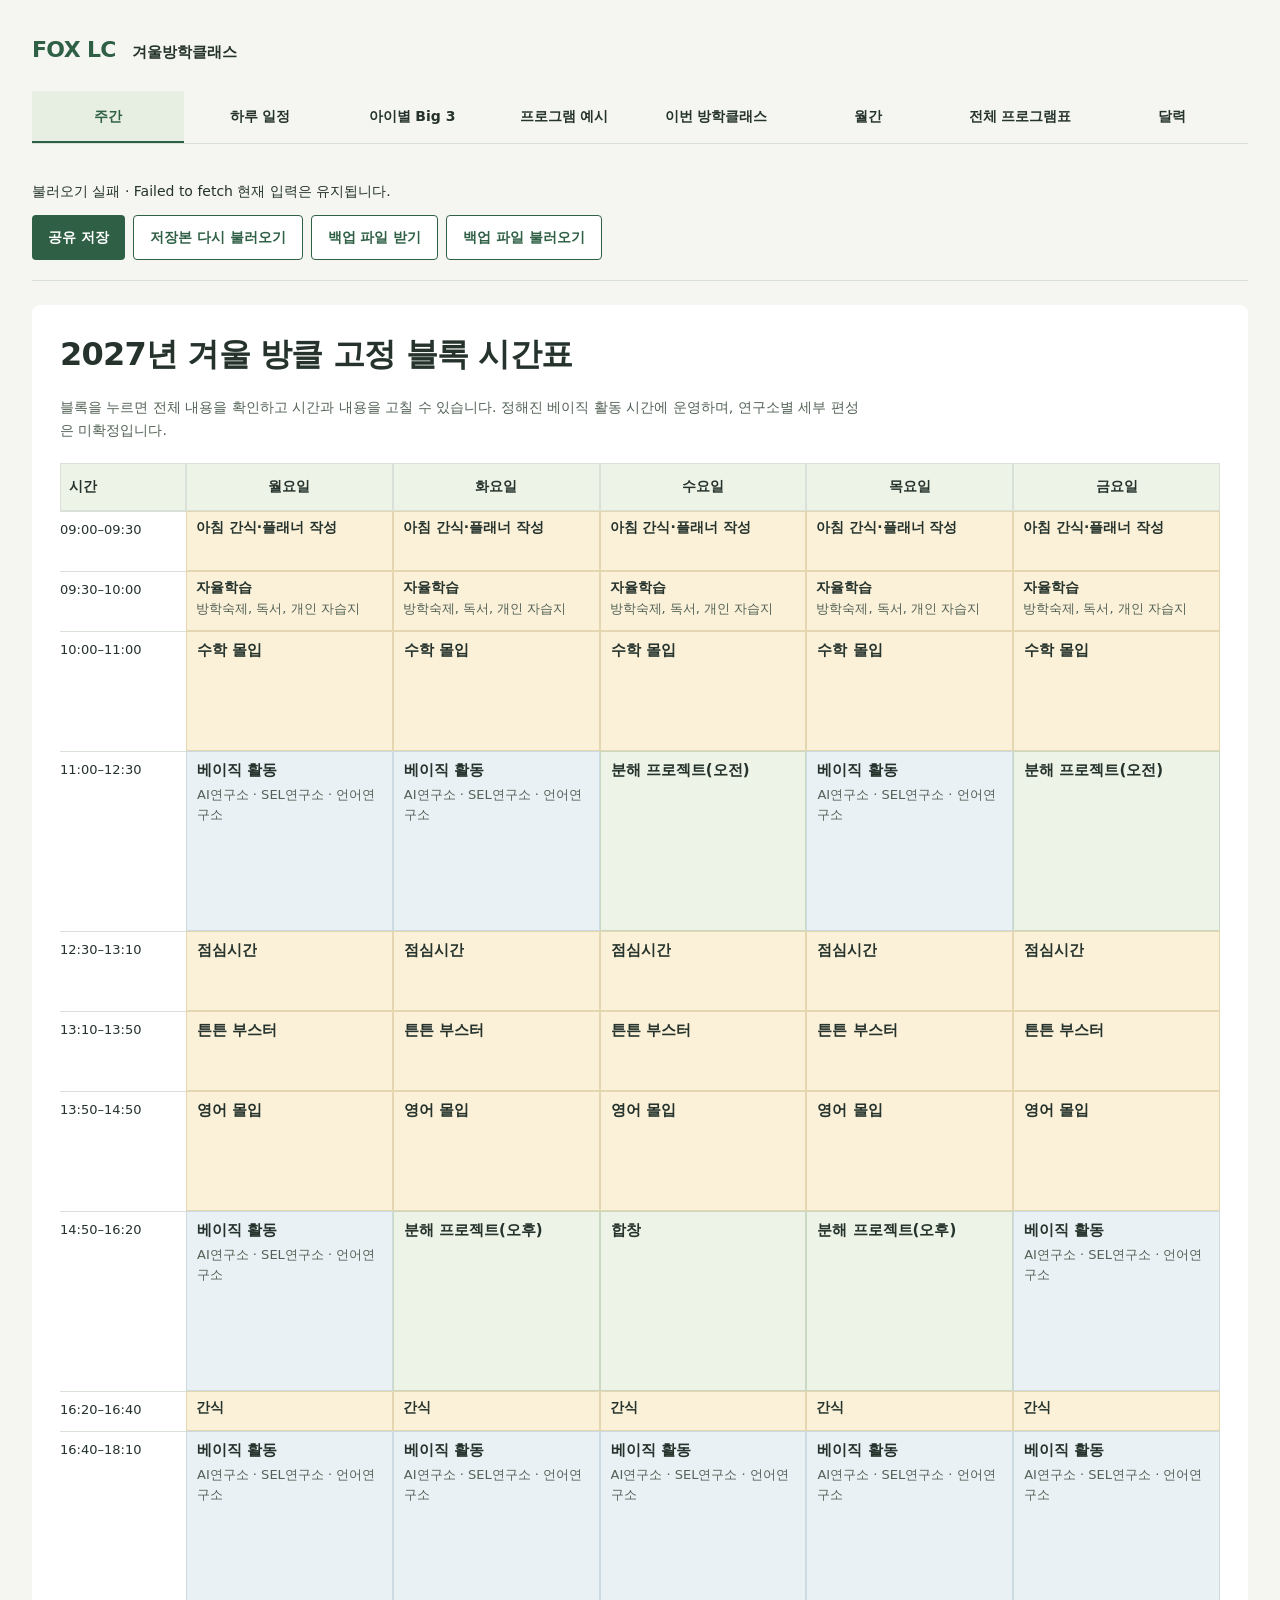
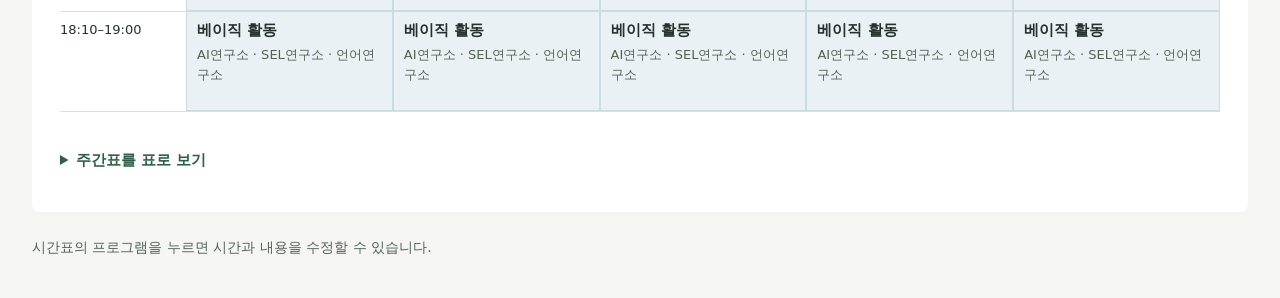
<file: index.html>
<!doctype html>
<html lang="ko"><head><meta charset="utf-8"><meta name="viewport" content="width=device-width,initial-scale=1"><meta name="robots" content="noindex,nofollow"><meta name="theme-color" content="#2f6046"><meta name="description" content="2027년 겨울 방클 고정 블록 시간표. 시간과 활동을 직접 입력하고 하루·주간 일정으로 확인합니다."><title>2027년 겨울 방클 고정 블록 시간표 · FOX LC</title><link rel="icon" href="data:,"><link rel="stylesheet" href="./style.css?v=20261022-design"><link rel="stylesheet" href="./timetable.css?v=20261022-design"><link rel="stylesheet" href="./current-app.css?v=20261022-design"><link rel="stylesheet" href="./personal-timetable.css?v=20261022-design"><script src="./schedule.js?v=20261022-design" defer></script><script src="./timetable.js?v=20261022-design" defer></script><script src="./timetable-ui.js?v=20261022-design" defer></script><script src="./personal-timetable.js?v=20261022-design" defer></script><script src="./current-app.js?v=20261022-design" defer></script><script src="./shared-save.js" defer></script></head><body><a class="skip-link" href="#main">본문으로 바로 가기</a><main id="main"><header class="site-header"><p class="site-brand"><strong>FOX LC</strong><span>겨울방학클래스</span></p></header><nav class="tabs" role="tablist" aria-label="방학클래스 보기"><button type="button" role="tab" id="week-tab" aria-controls="week" aria-selected="true">주간</button>
<button type="button" role="tab" id="day-tab" aria-controls="day" aria-selected="false" tabindex="-1">하루 일정</button>
<button type="button" role="tab" id="builder-tab" aria-controls="builder" aria-selected="false" tabindex="-1">아이별 Big 3</button>
<button type="button" role="tab" id="programs-tab" aria-controls="programs" aria-selected="false" tabindex="-1">프로그램 예시</button>
<button type="button" role="tab" id="intro-tab" aria-controls="intro" aria-selected="false" tabindex="-1">이번 방학클래스</button>
<button type="button" role="tab" id="month-tab" aria-controls="month" aria-selected="false" tabindex="-1">월간</button>
<button type="button" role="tab" id="operations-tab" aria-controls="operations" aria-selected="false" tabindex="-1">전체 프로그램표</button>
<button type="button" role="tab" id="calendar-tab" aria-controls="calendar" aria-selected="false" tabindex="-1">달력</button></nav>
<div id="timetable-savebar" class="current-savebar"><p id="timetable-status" role="status">입력한 시간표를 확인하고 있습니다.</p><div><button type="button" class="primary" id="timetable-save">공유 저장</button><button type="button" class="secondary" id="timetable-reload">저장본 다시 불러오기</button><button type="button" class="secondary" id="timetable-backup">백업 파일 받기</button><button type="button" class="secondary" id="timetable-import">백업 파일 불러오기</button><input id="timetable-file" type="file" accept="application/json,.json" hidden></div></div>
<section id="week" role="tabpanel" aria-labelledby="week-tab"><h1 class="current-heading">2027년 겨울 방클 고정 블록 시간표</h1><div id="timetable-week"></div></section>
<section id="day" role="tabpanel" aria-labelledby="day-tab" hidden><h1 class="current-heading">하루 일정 수정</h1><div id="timetable-day"></div></section>
<section id="builder" role="tabpanel" aria-labelledby="builder-tab" hidden><h1 class="current-heading">아이별 Big 3 · 개인 주간표</h1><div id="personal-timetable"></div></section>
<section id="programs" role="tabpanel" aria-labelledby="programs-tab" hidden><h1 class="current-heading">프로그램 예시</h1><p class="caption">예시를 가져와 시간과 내용을 입력하거나, 새로운 프로그램명을 직접 작성합니다.</p><label class="current-search">프로그램 찾기<input id="program-search" type="search" placeholder="프로그램명 검색"></label><div id="current-program-examples"></div></section>
  <section id="intro" role="tabpanel" aria-labelledby="intro-tab" hidden>
    <div class="intro-hero">
      <h1 lang="en"><span>Together, we are</span> <span>stronger and smarter.</span></h1>
      <p class="intro-lead">함께 생각하고,<br>서로 배우는 겨울방학.</p>
      <p class="intro-description">물건을 분해하며 발견을 나누고, 함께 만들 것을 정합니다.<br class="intro-wide-break"> 영어·수학에서는 서로 설명하고 질문하며 배웁니다.</p>
      <div class="intro-actions"><button type="button" class="primary" data-tab-target="programs-tab">프로그램 살펴보기 <span aria-hidden="true">→</span></button><button type="button" class="secondary" data-tab-target="builder-tab">아이별 주간표 구성</button></div>
    </div>
    <div class="intro-experiences">
      <article class="intro-experience intro-collaboration">
        <div class="intro-experience-heading"><h2>분해 프로젝트</h2><p>발견에서<br> 공동의 이야기로</p></div>
        <div class="intro-experience-body"><p>물건을 살펴보고 분해하며 각자 발견한 것을 나눕니다. 함께 만들 것을 정해 새로운 쓰임과 이야기로 이어갑니다.</p><p class="intro-experience-point">무엇을 만들었는지와 함께,<br>어떻게 함께 만들었는지를 나눕니다.</p>
          <ol class="intro-flow" aria-label="분해 프로젝트의 흐름"><li>관찰·발견</li><li>생각 나누기</li><li>함께 선택·제작</li><li>과정·이야기 나누기</li></ol>
        </div>
      </article>
      <article class="intro-experience intro-learning">
        <div class="intro-experience-heading"><h2>매일 몰입</h2><p>내 배움을<br> 서로의 배움으로</p></div>
        <div class="intro-experience-body"><p>스스로 공부한 내용을 서로 설명하고 질문합니다. 친구의 생각을 듣고 내 풀이와 설명을 다시 다듬습니다.</p><p class="intro-experience-point">내가 아는 것을 설명하고,<br>친구의 생각에서 다시 배웁니다.</p>
          <ol class="intro-flow" aria-label="매일 몰입의 흐름"><li>스스로 공부</li><li>서로 설명·질문</li><li>생각 다듬어 공유</li></ol>
        </div>
      </article>
    </div>
    <div class="intro-continuity"><h2>이어가는 배움,<br> 함께 넓히는 경험</h2><p>AI연구소·SEL연구소·언어연구소의 베이직은 시간표에 편성된 타임에 이어갑니다. 함께 발견하고, 설명하고, 만들어 가는 경험을 한 주 안에 연결합니다.</p></div>
  </section>

<section id="month" role="tabpanel" aria-labelledby="month-tab" hidden><h1 class="current-heading">월간 활동</h1><p class="caption">날짜별 시간표는 달력에서 확인합니다. 아래 활동 흐름은 프로그램을 이어가는 예시입니다.</p><h2>SEL 활동 흐름 예시</h2><div class="project-steps" id="current-project-steps"></div><h2>특별 프로그램</h2><p class="caption">날짜가 정해지지 않은 프로그램은 미정으로 표시합니다.</p><div id="current-special-programs" class="month-events"></div></section>
<section id="operations" role="tabpanel" aria-labelledby="operations-tab" hidden><h1 class="current-heading">전체 프로그램표</h1><p class="caption">현재 시간표에 입력된 프로그램과 요일·시간·내용입니다. 베이직은 AI연구소·SEL연구소·언어연구소로 구성하며, 정해진 베이직 활동 시간에 운영합니다. 연구소별 세부 편성은 미확정입니다.</p><div class="current-table-wrap"><table class="current-program-table"><thead><tr><th scope="col">프로그램명</th><th scope="col">요일·시간</th><th scope="col">내용</th><th scope="col">편성 상태</th></tr></thead><tbody id="current-program-rows"></tbody></table></div></section>
<section id="calendar" role="tabpanel" aria-labelledby="calendar-tab" hidden><div class="section-heading"><h1 class="current-heading">월간 달력</h1><label>달 선택<select id="current-calendar-month"><option value="2026-12">2026년 12월</option><option value="2027-01" selected>2027년 1월</option><option value="2027-02">2027년 2월</option></select></label></div><p class="caption">날짜를 선택하면 전체 활동과 시간을 아래에서 확인합니다. 현재 주간표를 요일에 맞춰 보여줍니다. 베이직은 정해진 베이직 활동 시간에 운영하며, 연구소별 세부 편성은 미확정입니다. 실제 운영일·특별 프로그램 날짜는 별도 확인이 필요합니다.</p><div id="current-calendar"></div><div id="current-calendar-detail"></div><h2>날짜 미정인 특별 프로그램</h2><div id="current-calendar-pending" class="program-list"></div></section>
<footer>시간표의 프로그램을 누르면 시간과 내용을 수정할 수 있습니다.</footer></main></body></html>
</file>
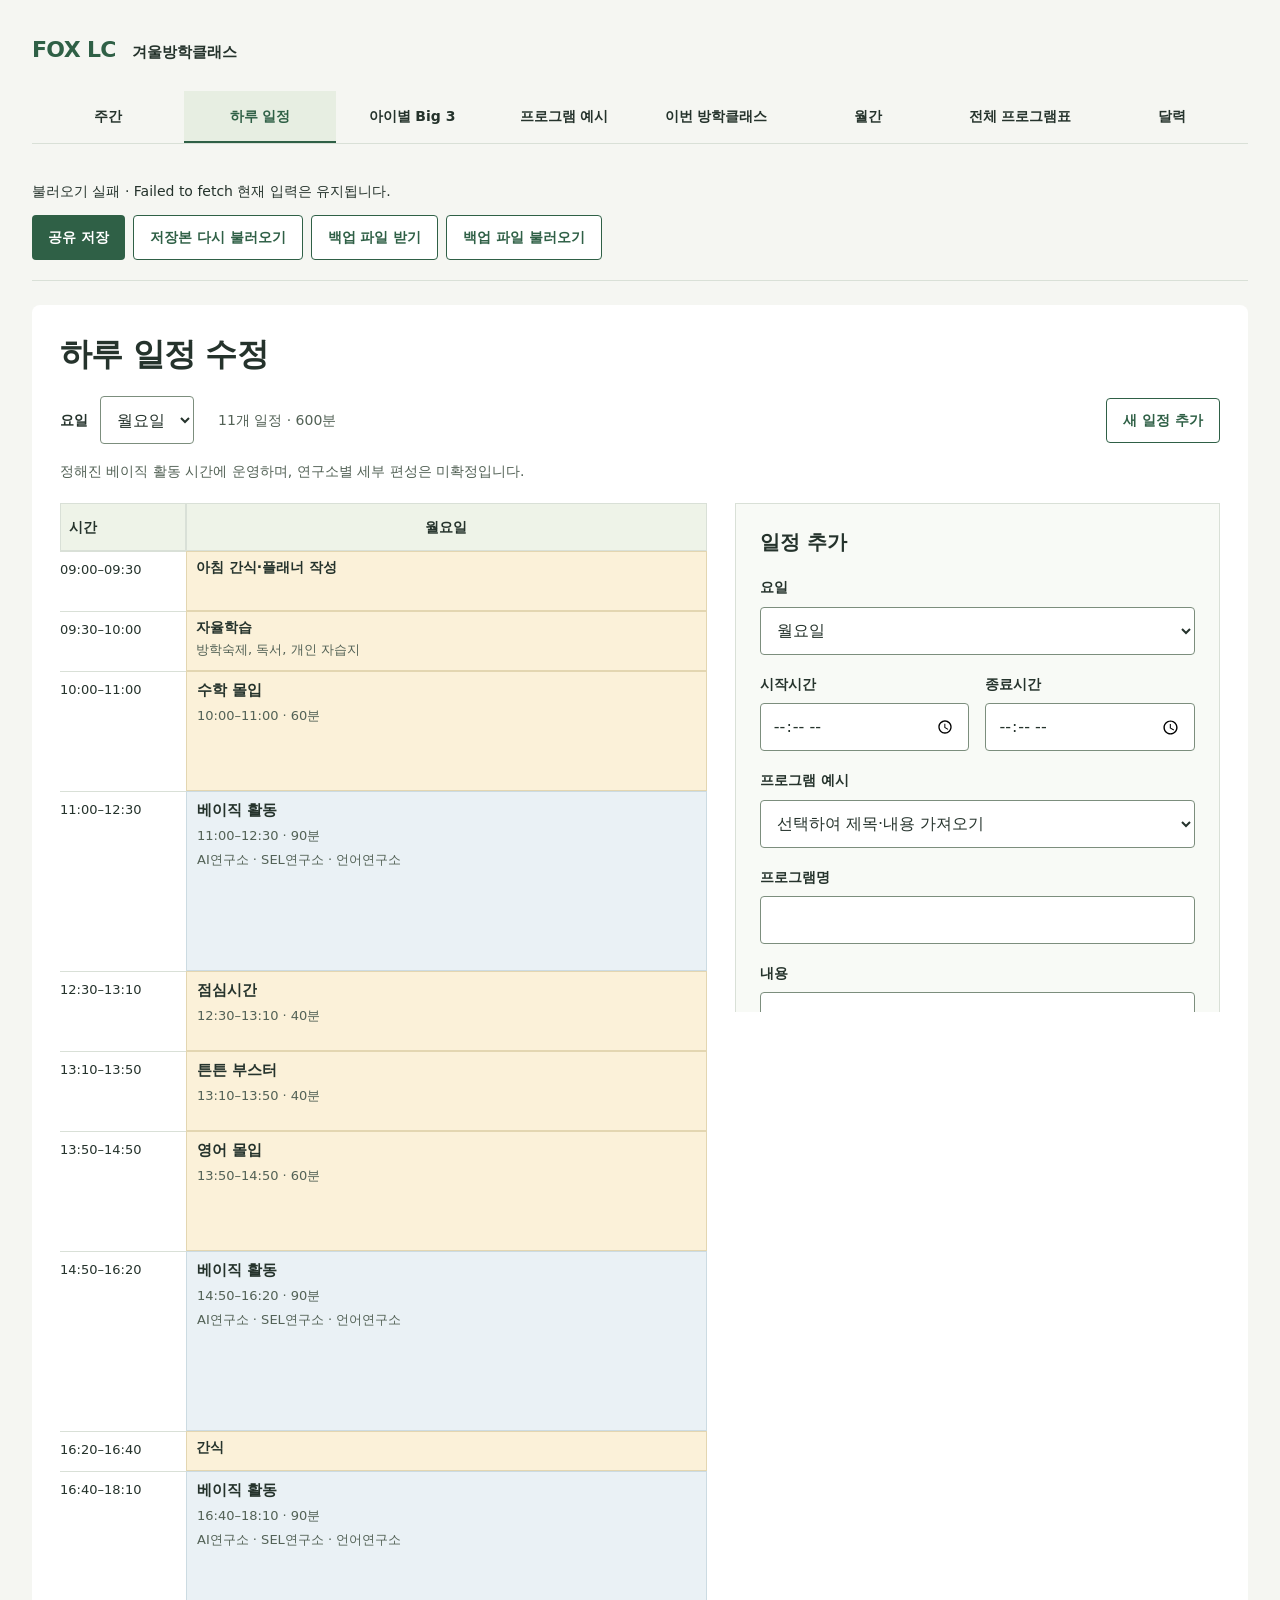
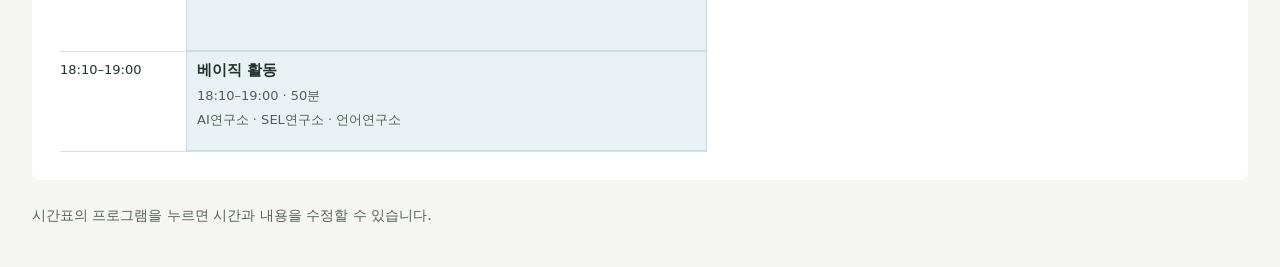
<file: daily.html>
<!doctype html>
<html lang="ko"><head><meta charset="utf-8"><meta name="viewport" content="width=device-width,initial-scale=1"><meta name="robots" content="noindex,nofollow"><meta name="theme-color" content="#2f6046"><meta name="description" content="2027년 겨울 방클 고정 블록 시간표. 시간과 활동을 직접 입력하고 하루·주간 일정으로 확인합니다."><title>2027년 겨울 방클 고정 블록 시간표 · FOX LC</title><link rel="icon" href="data:,"><link rel="stylesheet" href="./style.css?v=20261022-design"><link rel="stylesheet" href="./timetable.css?v=20261022-design"><link rel="stylesheet" href="./current-app.css?v=20261022-design"><link rel="stylesheet" href="./personal-timetable.css?v=20261022-design"><script src="./schedule.js?v=20261022-design" defer></script><script src="./timetable.js?v=20261022-design" defer></script><script src="./timetable-ui.js?v=20261022-design" defer></script><script src="./personal-timetable.js?v=20261022-design" defer></script><script src="./current-app.js?v=20261022-design" defer></script><script src="./shared-save.js" defer></script></head><body data-default-tab="day"><a class="skip-link" href="#main">본문으로 바로 가기</a><main id="main"><header class="site-header"><p class="site-brand"><strong>FOX LC</strong><span>겨울방학클래스</span></p></header><nav class="tabs" role="tablist" aria-label="방학클래스 보기"><button type="button" role="tab" id="week-tab" aria-controls="week" aria-selected="true">주간</button>
<button type="button" role="tab" id="day-tab" aria-controls="day" aria-selected="false" tabindex="-1">하루 일정</button>
<button type="button" role="tab" id="builder-tab" aria-controls="builder" aria-selected="false" tabindex="-1">아이별 Big 3</button>
<button type="button" role="tab" id="programs-tab" aria-controls="programs" aria-selected="false" tabindex="-1">프로그램 예시</button>
<button type="button" role="tab" id="intro-tab" aria-controls="intro" aria-selected="false" tabindex="-1">이번 방학클래스</button>
<button type="button" role="tab" id="month-tab" aria-controls="month" aria-selected="false" tabindex="-1">월간</button>
<button type="button" role="tab" id="operations-tab" aria-controls="operations" aria-selected="false" tabindex="-1">전체 프로그램표</button>
<button type="button" role="tab" id="calendar-tab" aria-controls="calendar" aria-selected="false" tabindex="-1">달력</button></nav>
<div id="timetable-savebar" class="current-savebar"><p id="timetable-status" role="status">입력한 시간표를 확인하고 있습니다.</p><div><button type="button" class="primary" id="timetable-save">공유 저장</button><button type="button" class="secondary" id="timetable-reload">저장본 다시 불러오기</button><button type="button" class="secondary" id="timetable-backup">백업 파일 받기</button><button type="button" class="secondary" id="timetable-import">백업 파일 불러오기</button><input id="timetable-file" type="file" accept="application/json,.json" hidden></div></div>
<section id="week" role="tabpanel" aria-labelledby="week-tab"><h1 class="current-heading">2027년 겨울 방클 고정 블록 시간표</h1><div id="timetable-week"></div></section>
<section id="day" role="tabpanel" aria-labelledby="day-tab" hidden><h1 class="current-heading">하루 일정 수정</h1><div id="timetable-day"></div></section>
<section id="builder" role="tabpanel" aria-labelledby="builder-tab" hidden><h1 class="current-heading">아이별 Big 3 · 개인 주간표</h1><div id="personal-timetable"></div></section>
<section id="programs" role="tabpanel" aria-labelledby="programs-tab" hidden><h1 class="current-heading">프로그램 예시</h1><p class="caption">예시를 가져와 시간과 내용을 입력하거나, 새로운 프로그램명을 직접 작성합니다.</p><label class="current-search">프로그램 찾기<input id="program-search" type="search" placeholder="프로그램명 검색"></label><div id="current-program-examples"></div></section>
  <section id="intro" role="tabpanel" aria-labelledby="intro-tab" hidden>
    <div class="intro-hero">
      <h1 lang="en"><span>Together, we are</span> <span>stronger and smarter.</span></h1>
      <p class="intro-lead">함께 생각하고,<br>서로 배우는 겨울방학.</p>
      <p class="intro-description">물건을 분해하며 발견을 나누고, 함께 만들 것을 정합니다.<br class="intro-wide-break"> 영어·수학에서는 서로 설명하고 질문하며 배웁니다.</p>
      <div class="intro-actions"><button type="button" class="primary" data-tab-target="programs-tab">프로그램 살펴보기 <span aria-hidden="true">→</span></button><button type="button" class="secondary" data-tab-target="builder-tab">아이별 주간표 구성</button></div>
    </div>
    <div class="intro-experiences">
      <article class="intro-experience intro-collaboration">
        <div class="intro-experience-heading"><h2>분해 프로젝트</h2><p>발견에서<br> 공동의 이야기로</p></div>
        <div class="intro-experience-body"><p>물건을 살펴보고 분해하며 각자 발견한 것을 나눕니다. 함께 만들 것을 정해 새로운 쓰임과 이야기로 이어갑니다.</p><p class="intro-experience-point">무엇을 만들었는지와 함께,<br>어떻게 함께 만들었는지를 나눕니다.</p>
          <ol class="intro-flow" aria-label="분해 프로젝트의 흐름"><li>관찰·발견</li><li>생각 나누기</li><li>함께 선택·제작</li><li>과정·이야기 나누기</li></ol>
        </div>
      </article>
      <article class="intro-experience intro-learning">
        <div class="intro-experience-heading"><h2>매일 몰입</h2><p>내 배움을<br> 서로의 배움으로</p></div>
        <div class="intro-experience-body"><p>스스로 공부한 내용을 서로 설명하고 질문합니다. 친구의 생각을 듣고 내 풀이와 설명을 다시 다듬습니다.</p><p class="intro-experience-point">내가 아는 것을 설명하고,<br>친구의 생각에서 다시 배웁니다.</p>
          <ol class="intro-flow" aria-label="매일 몰입의 흐름"><li>스스로 공부</li><li>서로 설명·질문</li><li>생각 다듬어 공유</li></ol>
        </div>
      </article>
    </div>
    <div class="intro-continuity"><h2>이어가는 배움,<br> 함께 넓히는 경험</h2><p>AI연구소·SEL연구소·언어연구소의 베이직은 시간표에 편성된 타임에 이어갑니다. 함께 발견하고, 설명하고, 만들어 가는 경험을 한 주 안에 연결합니다.</p></div>
  </section>

<section id="month" role="tabpanel" aria-labelledby="month-tab" hidden><h1 class="current-heading">월간 활동</h1><p class="caption">날짜별 시간표는 달력에서 확인합니다. 아래 활동 흐름은 프로그램을 이어가는 예시입니다.</p><h2>SEL 활동 흐름 예시</h2><div class="project-steps" id="current-project-steps"></div><h2>특별 프로그램</h2><p class="caption">날짜가 정해지지 않은 프로그램은 미정으로 표시합니다.</p><div id="current-special-programs" class="month-events"></div></section>
<section id="operations" role="tabpanel" aria-labelledby="operations-tab" hidden><h1 class="current-heading">전체 프로그램표</h1><p class="caption">현재 시간표에 입력된 프로그램과 요일·시간·내용입니다. 베이직은 AI연구소·SEL연구소·언어연구소로 구성하며, 정해진 베이직 활동 시간에 운영합니다. 연구소별 세부 편성은 미확정입니다.</p><div class="current-table-wrap"><table class="current-program-table"><thead><tr><th scope="col">프로그램명</th><th scope="col">요일·시간</th><th scope="col">내용</th><th scope="col">편성 상태</th></tr></thead><tbody id="current-program-rows"></tbody></table></div></section>
<section id="calendar" role="tabpanel" aria-labelledby="calendar-tab" hidden><div class="section-heading"><h1 class="current-heading">월간 달력</h1><label>달 선택<select id="current-calendar-month"><option value="2026-12">2026년 12월</option><option value="2027-01" selected>2027년 1월</option><option value="2027-02">2027년 2월</option></select></label></div><p class="caption">날짜를 선택하면 전체 활동과 시간을 아래에서 확인합니다. 현재 주간표를 요일에 맞춰 보여줍니다. 베이직은 정해진 베이직 활동 시간에 운영하며, 연구소별 세부 편성은 미확정입니다. 실제 운영일·특별 프로그램 날짜는 별도 확인이 필요합니다.</p><div id="current-calendar"></div><div id="current-calendar-detail"></div><h2>날짜 미정인 특별 프로그램</h2><div id="current-calendar-pending" class="program-list"></div></section>
<footer>시간표의 프로그램을 누르면 시간과 내용을 수정할 수 있습니다.</footer></main></body></html>
</file>
<file: style.css>
:root{color-scheme:light;--ink:#25332c;--muted:#536256;--line:#d9e0d7;--green:#2f6046;--paper:#f5f6f2;--focus:#fbf1d9;--common:#eef4f7;font-family:"Apple SD Gothic Neo","Noto Sans KR","Malgun Gothic",system-ui,sans-serif;font-size:15px;line-height:1.65;color:var(--ink);background:var(--paper);accent-color:var(--green)}
*{box-sizing:border-box}body{margin:0;padding:32px}main{max-width:1100px;margin:auto}[hidden]{display:none!important}button,select,input{font:inherit;color:inherit}button,select,label.choice{cursor:pointer}button{transition:background-color 120ms ease;touch-action:manipulation}h1,h2,h3,p{margin:0}h1{font-size:30px;line-height:1.3;letter-spacing:-.025em;margin:4px 0 9px}h2,legend{font-size:20px;font-weight:650;line-height:1.45;letter-spacing:-.02em}h2{margin:32px 0 12px}h3{font-size:15px;font-weight:650}small,.text-small,.caption{font-size:13px;line-height:1.6}small{display:block;color:var(--muted)}:focus-visible{outline:3px solid #3e7854;outline-offset:3px}header{display:flex;justify-content:space-between;align-items:flex-start;gap:16px;margin-bottom:26px}header p{color:var(--muted)}.eyebrow{font-size:12px;letter-spacing:.13em;font-weight:700}.status{white-space:nowrap;font-size:12px;border:1px solid #a6b6a1;padding:5px 10px;border-radius:4px;margin-top:20px}.tabs{display:flex;gap:4px;border-bottom:1px solid var(--line)}.tabs button{border:0;border-bottom:2px solid transparent;background:none;padding:13px 24px;min-height:48px;font-weight:600}.tabs [aria-selected=true]{background:#e7eee2;border-bottom-color:var(--green);color:var(--green)}.chosen{display:flex;justify-content:space-between;align-items:center;gap:16px;padding:18px 20px;margin:20px 0;background:#eaf0e5;border-radius:6px}.chosen .text-small{display:block;color:var(--muted);margin-bottom:3px}output{display:block;font-weight:650}.primary{background:var(--green);color:white;border:0;border-radius:4px;min-height:44px;padding:10px 16px;white-space:nowrap;font-weight:600}section{padding:26px;background:#fff;border-radius:8px}section>h2:first-child{margin-top:0}.recommendation{padding-bottom:20px;border-bottom:1px solid var(--line);font-size:14px}.recommendation strong{display:inline-block;color:var(--green);margin-right:12px}fieldset{padding:0;margin:26px 0 0;border:0;min-width:0}legend{padding:0}.caption{color:var(--muted);margin:8px 0 16px;max-width:85ch}.choices{display:grid;grid-template-columns:repeat(3,minmax(0,1fr));gap:10px}.choice{display:flex;align-items:flex-start;gap:10px;min-height:86px;padding:15px 13px;border:1px solid var(--line);border-radius:5px}.choice input{width:17px;height:17px;margin:4px 0 0;flex-shrink:0}.choice strong{font-weight:600;line-height:1.5;display:block}.choice small{margin-top:4px}.choice:has(input:checked){background:#edf3e7;border-color:#6b885e}.focus-choices .choice:has(input:checked){background:var(--focus);border-color:#b18b39}.program-list{display:grid;grid-template-columns:repeat(2,minmax(0,1fr));column-gap:24px}.program-item{padding:15px 0;border-bottom:1px solid #e5e9e2;text-align:left;min-width:0}.program-item p,.program-item span{font-size:13px;color:var(--muted);margin-top:3px;display:block}.event{font:inherit;background:none;border:0;border-bottom:1px solid #e5e9e2;width:100%}.event strong{font-weight:650}.event small{font-size:12px;color:#496443;margin-top:6px}.info-list{display:grid;grid-template-columns:repeat(3,minmax(0,1fr));gap:22px}.info-list>div{border-top:2px solid var(--line);padding-top:12px}.info-list p{font-size:13px;color:var(--muted);margin-top:5px}.section-heading{display:flex;align-items:center;justify-content:space-between;gap:16px}.section-heading h2{margin:0}.day-picker{font-size:13px;white-space:nowrap;display:flex;align-items:center;gap:8px}select{min-height:44px;border:1px solid #abb9a8;background:white;border-radius:4px;padding:7px 25px 7px 10px}.daily,.weekly{width:100%;border-collapse:collapse;table-layout:fixed}.daily th,.daily td,.weekly th,.weekly td{border-bottom:1px solid #e1e7de;padding:15px 12px;text-align:left;vertical-align:top;overflow-wrap:anywhere}.daily thead th,.weekly thead th{font-size:13px;color:var(--muted);font-weight:600}.daily tbody th,.weekly tbody th{font-size:13px;font-weight:500;font-variant-numeric:tabular-nums;background:white}.daily th:first-child{width:150px}.daily tbody td{font-weight:600;font-size:16px}.daily td small{font-weight:400;margin-top:3px}.common{background:var(--common)}.focus{background:var(--focus)}.daily .selected{background:#edf3e7;box-shadow:inset 3px 0 #6b885e}.table-scroll{overflow-x:auto;overscroll-behavior-inline:contain;-webkit-overflow-scrolling:touch}.weekly{min-width:800px;font-size:14px}.weekly th:first-child{width:94px}.activity{padding:10px;background:#f0f4ec;line-height:1.6}.activity.selected{outline:1px solid #6b885e;outline-offset:-1px}.or{display:block;font-size:12px;color:var(--muted);text-align:center;padding:3px}.weekly small{margin-top:3px}.mobile-hint{display:none;font-size:13px;color:var(--muted);margin-bottom:10px}.periods{display:grid;grid-template-columns:repeat(3,minmax(0,1fr));gap:22px;margin:20px 0}.periods>div{border-top:2px solid var(--green);padding-top:12px}.periods h3{font-size:20px;margin-bottom:4px}.periods p{font-size:14px}.periods span{color:var(--muted);display:block;margin-top:5px}.month-events article{display:flex;justify-content:space-between;align-items:flex-start;gap:15px;padding:17px 0;border-bottom:1px solid #e5e9e2;scroll-margin:24px}.month-events p{font-size:13px;color:var(--muted);margin-top:3px}.event-date{white-space:nowrap;font-size:12px;color:#496443;padding-top:2px}footer{font-size:12px;color:var(--muted);margin:20px 0}.skip-link{position:absolute;top:8px;left:16px;padding:8px 12px;background:var(--ink);color:white;transform:translateY(-150%)}.skip-link:focus{transform:none}.sr-only{position:absolute;width:1px;height:1px;padding:0;margin:-1px;overflow:hidden;clip:rect(0,0,0,0);white-space:nowrap;border:0}
.plain-link{display:inline-block;color:var(--green);font-size:13px;min-height:44px;padding:8px 0}
.text-button{display:inline-block;min-height:44px;border:0;background:none;color:var(--green);padding:8px 0;font-size:13px}.operation-types{display:grid;grid-template-columns:repeat(4,minmax(0,1fr));gap:10px;margin:20px 0}.operation-types>div{padding:15px;border-top:3px solid #b18b39}.operation-types strong{display:block;font-size:14px}.operation-types span{display:block;font-size:12px;margin-top:5px;color:var(--muted)}.fixed-time{background:#fbf1d9!important}.class-time{background:#edf3e7!important}.open-time{background:#eef4f7!important}.special-time{background:#f9e8df!important}.rest-time{background:#f4eef8}.operation-types .class-time{border-color:#6b885e}.operation-types .open-time{border-color:#7297ab}.operation-types .special-time{border-color:#b87b5b}.block-key{display:flex;flex-wrap:wrap;gap:7px;margin:15px 0}.block-key span{font-size:12px;padding:5px 9px}.operations-table,.duty-table,.program-roster{width:100%;border-collapse:collapse;table-layout:fixed;font-size:13px}.operations-table{min-width:0}.duty-table{min-width:740px}.program-roster{min-width:800px}.operations-table th,.operations-table td,.duty-table th,.duty-table td,.program-roster th,.program-roster td{padding:13px 11px;text-align:left;vertical-align:top;border-bottom:1px solid var(--line);overflow-wrap:anywhere}.operations-table thead th,.duty-table thead th,.program-roster thead th{font-weight:650;color:var(--muted);background:white}.operations-table th:first-child{width:100px}.operations-table tbody th,.duty-table tbody th,.program-roster tbody th{font-weight:600;background:white}.operations-table small,.duty-table small{font-size:12px;margin-top:5px}.duty-table th:first-child{width:70px}.program-roster th:nth-child(1){width:105px}.program-roster th:nth-child(2){width:240px}.staff-conflict{display:block;padding:5px 7px;margin-top:6px;background:#f8dfd9;color:#8b3327;font-weight:650}#roster-heading{scroll-margin:20px}
.staff-teams{display:grid;grid-template-columns:repeat(3,minmax(0,1fr));gap:10px;margin:16px 0}.staff-teams>div{border-top:2px solid var(--line);padding:12px 0}.staff-teams strong,.staff-teams span{display:block}.staff-teams strong{font-size:13px}.staff-teams span{font-size:13px;color:var(--muted);margin-top:4px}@media(max-width:700px){.staff-teams{grid-template-columns:1fr 1fr}}
@media(max-width:700px){.operation-types{grid-template-columns:1fr 1fr;gap:7px}.operation-types>div{padding:12px 10px}.operation-types strong{font-size:13px}.operation-types span{font-size:12px}}
.calendar-controls{display:flex;align-items:center;gap:6px}.calendar-controls button{width:44px;min-height:44px;background:white;border:1px solid var(--line);border-radius:4px;font-size:22px}.calendar-controls button:disabled{opacity:.35;cursor:default}.calendar-themes{display:grid;grid-template-columns:repeat(5,minmax(0,1fr));gap:8px;margin:18px 0}.calendar-themes>div{padding:12px;background:#edf3e7;border-top:3px solid #6b885e}.calendar-themes small{font-weight:700}.calendar-themes strong{display:block;font-size:14px}.calendar-themes span{display:block;font-size:12px;color:var(--muted);margin-top:4px}.calendar-themes .ai{background:#e8f0fa;border-color:#6687ad}.calendar-themes .dis{background:#fbf1d9;border-color:#b18b39}.calendar-focus{padding:10px 14px;background:var(--focus);font-size:13px;margin:12px 0 18px}.calendar-table{width:100%;border-collapse:collapse;table-layout:fixed}.calendar-table th{font-size:13px;font-weight:600;padding:10px 0;text-align:center;border-bottom:1px solid var(--line)}.calendar-table td{padding:0;border:1px solid #e3e8df;vertical-align:top}.calendar-day{display:flex;flex-direction:column;gap:8px;width:100%;min-height:115px;padding:10px;border:0;background:white;text-align:left;border-radius:0;overflow-wrap:anywhere}.calendar-number{font-size:14px;font-weight:600;font-variant-numeric:tabular-nums}.calendar-day.ai{background:#f2f6fc}.calendar-day.dis{background:#fffbef}.calendar-day[aria-pressed=true]{outline:2px solid var(--green);outline-offset:-2px}.calendar-label{font-size:12px;line-height:1.5;color:#3e6040}.ai .calendar-label{color:#355c89}.dis .calendar-label{color:#7c5a12}.calendar-special{display:block;padding:4px 6px;background:#f9e8df;color:#7b4328;font-size:12px;font-weight:600}.theme-short{display:none}.calendar-holiday{font-size:12px;color:#a14a45}.calendar-day.holiday{background:#fff6f3}.sunday .calendar-number,.holiday .calendar-number,.calendar-table th:first-child{color:#a14a45}.saturday .calendar-number,.calendar-table th:last-child{color:#456f9d}.calendar-empty{background:#f7f8f4}.calendar-detail{margin:18px 0;padding:18px;background:#f3f6ef;border-left:0}.calendar-detail h3{margin-bottom:8px}.calendar-detail>p{font-size:13px}.calendar-theme-name{color:var(--green)}.calendar-day-programs{display:grid;grid-template-columns:repeat(3,minmax(0,1fr));gap:20px;margin-top:14px;font-size:13px}.calendar-day-programs small{margin-bottom:4px}.calendar-pending{display:flex;flex-wrap:wrap;gap:8px}.calendar-pending button{min-height:44px;border:1px solid var(--line);background:white;border-radius:4px;font-size:13px;padding:8px 12px}.calendar-holidays{margin-top:24px}.week-themes td{background:#f4f7ef;font-size:13px}.week-themes strong{font-weight:650}
@media(max-width:700px){.calendar-themes{grid-template-columns:1fr;gap:0}.calendar-themes>div{display:grid;grid-template-columns:22px 1fr;gap:4px 8px;padding:8px 10px;border-top:0;border-left:0}.calendar-themes span{display:none}.calendar-themes strong{font-size:13px}.calendar-themes small{align-self:center}.calendar-themes .ai{border-left-color:#6687ad}.calendar-themes .dis{border-left-color:#b18b39}.calendar-controls{gap:3px}.calendar-controls select{font-size:13px;padding:7px 5px}.calendar-controls button{width:32px}.calendar-day{min-height:83px;padding:7px 3px;gap:8px;text-align:center;align-items:center}.calendar-number{font-size:13px}.theme-long{display:none}.theme-short{display:inline}.calendar-label{font-size:10px;word-break:keep-all}.calendar-holiday{font-size:9px;word-break:keep-all}.calendar-special{font-size:9px;padding:3px 2px;line-height:1.5}.calendar-day-programs{grid-template-columns:1fr;gap:12px}.calendar-detail{padding:15px 12px}.calendar-focus{font-size:12px;padding:10px}.calendar-pending button{font-size:12px;padding:8px 10px}}
@media(hover:hover) and (pointer:fine){.tabs button:hover,.event:hover{background:#f0f4ec}.primary:hover{background:#224b35}.choice:hover{border-color:#819779}}
@media(max-width:800px){.choices{grid-template-columns:repeat(2,minmax(0,1fr))}.info-list{grid-template-columns:1fr}.mobile-hint{display:block}}
@media(max-width:600px){body{padding:22px 14px}h1{font-size:25px}header{gap:10px;margin-bottom:22px}header p:not(.eyebrow){font-size:13px}.status{font-size:12px;padding:4px 7px}.tabs{display:grid;grid-template-columns:repeat(3,minmax(0,1fr));gap:0}.tabs button{padding:11px 2px;font-size:13px;white-space:nowrap}.chosen{display:block;padding:14px;margin:16px 0}.primary{margin-top:12px;width:100%}output{font-size:14px}section{padding:20px 14px}h2,legend{font-size:18px}.choices{grid-template-columns:1fr}.choice{min-height:74px}.program-list,.periods{grid-template-columns:1fr}.program-item{padding:14px 0}.recommendation strong{display:block}.daily th:first-child{width:106px}.daily th,.daily td{padding:14px 9px}.daily tbody td{font-size:15px}.section-heading{align-items:flex-start;gap:10px}.day-picker{font-size:12px}.day-picker select{font-size:13px;padding-right:12px}.table-scroll th:first-child{position:sticky;left:0;z-index:1;background:white}.month-events article{display:block}.event-date{display:block;margin-top:7px}.periods>div{padding-bottom:8px}}
@media(prefers-reduced-motion:reduce){button{transition:none}}
@media print{body{padding:0;background:white}.tabs,.chosen,.skip-link,footer,.day-picker{display:none}header{margin-bottom:15px}section{padding:0}.table-scroll{overflow:visible}.weekly{min-width:0}.table-scroll th:first-child{position:static}td,.activity{print-color-adjust:exact}.choices,.program-list{break-inside:avoid}}

.operations-table td,.duty-table td{word-break:keep-all}

/* 참여 예시와 운영 상태는 모든 보기에서 같은 의미로 표시합니다. */
::selection{background:#d9e7ce;color:var(--ink)}a{text-underline-offset:.2em}select,input{caret-color:var(--green)}.table-scroll{scrollbar-color:#8ca082 #f0f3ec;scrollbar-width:thin}.recommendation h2{margin:0 0 6px}.recommendation .caption{margin:8px 0 4px}.session-picker{display:flex;align-items:center;gap:10px;font-size:13px;margin:8px 0 20px}.session-picker select{max-width:100%}.assignment{display:block;font-size:12px;color:#63502d}.slot-mode{margin-top:8px;color:#4a584c}.unselected{color:var(--muted);font-weight:400}.pending-state{color:#63502d}.capacity-status{display:flex;flex-wrap:wrap;gap:9px 24px;padding:14px 0;border-top:1px solid var(--line);border-bottom:1px solid var(--line);font-size:13px}.capacity-status strong{margin-left:5px;color:#63502d}.big3-table,.reservation-table{width:100%;border-collapse:collapse;font-size:14px}.big3-table{min-width:700px}.reservation-table{min-width:560px}.big3-table th,.big3-table td,.reservation-table th,.reservation-table td{padding:14px 12px;border-bottom:1px solid var(--line);text-align:left;vertical-align:top}.big3-table thead,.reservation-table thead{font-size:13px;color:var(--muted)}.big3-table tbody th{background:white;white-space:nowrap}.project-steps{display:grid;grid-template-columns:repeat(4,minmax(0,1fr));gap:22px;margin:22px 0}.project-steps>div{border-top:2px solid #8ba37e;padding-top:12px}.project-steps .text-small{display:block;color:var(--muted);margin-bottom:5px}.project-steps p{font-size:13px;color:var(--muted);margin-top:5px}.project-result{font-size:14px;padding:14px 0;border-top:1px solid var(--line);border-bottom:1px solid var(--line)}.project-result strong{margin-right:12px}.calendar-day-programs{grid-template-columns:repeat(2,minmax(0,1fr))}.calendar-day-programs .activity{margin-top:5px}.calendar-detail{border-left:0;border-top:1px solid #c9d6c0}.focus-shift td{border-left:0}.operations-table hr{border:0;border-top:1px solid var(--line);margin:10px 0}#big3-heading,#sel-month-heading{scroll-margin:20px}.daily .activity{padding:0;background:transparent}.daily .slot-mode{font-weight:400}
@media(max-width:700px){.project-steps{grid-template-columns:1fr;gap:16px}.calendar-day-programs{grid-template-columns:1fr}.session-picker{align-items:flex-start;flex-direction:column}.project-result strong{display:block;margin-bottom:4px}.capacity-status{gap:8px 18px}.calendar-themes>div{border-left:0;border-top:1px solid #c9d6c0}}

/* 좁은 화면도 시간과 담당·당번·휴식을 같은 묶음에서 읽습니다. */
.operations-link{display:block;font-size:14px;font-weight:650}#operations-heading{scroll-margin:18px}.operations-status{display:grid;grid-template-columns:1.3fr 1fr 1fr;gap:16px;margin:18px 0 12px;padding:13px 0;border-top:1px solid var(--line);border-bottom:1px solid var(--line);font-size:13px}.operations-status dt{color:var(--muted);font-size:12px;margin-bottom:4px}.operations-status dd{margin:0;font-weight:600;line-height:1.6}.care-role{font-size:13px;color:#63502d;margin:10px 0}.care-role span{display:inline-block;margin-left:14px}.operations-caption{margin:8px 0 12px}.operations-timeline{max-width:100%}.operations-table{min-width:0;width:100%;font-size:13px}.operations-table th:first-child{width:100px}.operations-table thead th:nth-child(2){width:25%}.operations-table thead th:nth-child(3){width:29%}.operations-table th,.operations-table td{padding:12px 10px}.operations-table td span{display:block}.operations-table .main-assignment{margin-bottom:5px}.operations-table .main-assignment:last-child{margin-bottom:0}.operations-table small{font-size:12px}.operation-notes{margin:22px 0 8px;border-top:1px solid var(--line);border-bottom:1px solid var(--line)}.operation-notes summary{cursor:pointer;color:var(--green);min-height:44px;padding:12px 0;font-size:14px;font-weight:600}.operation-notes .caption{margin:10px 0 16px}.duty-table th:first-child{position:sticky;left:0;background:white;z-index:1}
@media(max-width:1000px){.operations-table{display:block}.operations-table thead{position:absolute;width:1px;height:1px;padding:0;margin:-1px;overflow:hidden;clip:rect(0,0,0,0);white-space:nowrap}.operations-table tbody{display:block}.operations-table tbody tr{display:grid;grid-template-columns:88px minmax(0,1fr) minmax(0,1fr);border-top:1px solid var(--line);padding:10px 0;gap:6px 12px}.operations-table tbody th:first-child{grid-column:1;grid-row:1/4;position:sticky;top:10px;align-self:start;width:auto;padding:5px 0;border:0;font-size:13px}.operations-table tbody td{padding:7px 10px;border:0;min-width:0}.operations-table td[data-label="활동"],.operations-table td[data-label="메인 담당"]{grid-column:2/4}.operations-table td[data-label="시간별 당번"]{grid-column:2}.operations-table td[data-label="연구원 개인작업·교대휴식"]{grid-column:3}.operations-table td::before{content:attr(data-label);display:block;font-size:12px;color:var(--muted);font-weight:600;margin-bottom:4px}.operations-table .main-assignment{display:inline-block;margin:0 12px 3px 0}.operations-table td[data-label="메인 담당"]{padding-top:2px;padding-bottom:2px}.operations-table tbody tr:last-child{border-bottom:1px solid var(--line)}}
@media(max-width:600px){.operations-status{grid-template-columns:1fr;gap:7px;margin:14px 0 10px;padding:11px 0}.operations-status>div{display:grid;grid-template-columns:78px minmax(0,1fr);gap:6px}.operations-status dt{font-size:12px;margin:0;padding-top:1px}.operations-status dd{font-size:13px}.care-role span{display:block;margin:3px 0 0}.operations-table tbody tr{grid-template-columns:67px minmax(0,1fr);gap:5px 9px}.operations-table tbody th{grid-row:1/5;font-size:12px}.operations-table td[data-label]{grid-column:2}.operations-table tbody td{padding:7px 8px}.operations-table .main-assignment{display:block;margin:0 0 3px}.operations-caption{font-size:12px}.operations-status dd{overflow-wrap:anywhere}}
@media print{.operations-table{display:table}.operations-table thead{position:static;width:auto;height:auto;display:table-header-group;clip:auto;overflow:visible}.operations-table tbody{display:table-row-group}.operations-table tbody tr{display:table-row}.operations-table tbody th,.operations-table td[data-label]{display:table-cell;position:static}.operations-table td::before{display:none}.operation-notes{display:none}}

.operations-status dd span{display:inline-block;margin-right:8px}

/* 아이별 편성과 전체 목록은 기존 시간·활동 색상을 함께 사용합니다. */
.entry-actions{display:flex;flex-wrap:wrap;gap:10px;margin:18px 0}.secondary{background:white;border:1px solid var(--green);color:var(--green);border-radius:4px;min-height:44px;padding:9px 15px;font-weight:600}.secondary:hover{background:#edf3e7}.entry-actions .primary{margin:0;width:auto}.planner-fields{display:grid;grid-template-columns:repeat(3,minmax(0,1fr));gap:16px}.planner-fields label,.planner-focus{display:flex;flex-direction:column;gap:6px;font-size:14px;font-weight:600}.planner-fields input,.planner-fields select,.planner-focus select,.roster-filters input,.roster-filters select{font:inherit;min-height:44px;width:100%;border:1px solid #8b9b8c;border-radius:4px;padding:8px 10px;background:white;color:var(--ink);box-sizing:border-box}.planner-fields input::placeholder,.roster-filters input::placeholder{color:var(--muted)}.check-option{display:flex;align-items:center;gap:8px;min-height:44px;font-size:14px;cursor:pointer}.check-option input{width:18px;height:18px;flex:none}.day-checks{display:flex;flex-wrap:wrap;gap:8px 24px;margin-bottom:14px}.time-fields{grid-template-columns:repeat(2,minmax(0,220px))}.planner-focus{max-width:430px;margin:14px 0}.field-label{font-size:14px;font-weight:600;margin:20px 0 8px}.planner-preferences{display:grid;grid-template-columns:repeat(2,minmax(0,1fr));gap:4px 20px}#student-result{margin-top:32px;padding-top:24px;border-top:1px solid var(--line);scroll-margin:18px}#student-plan-title{scroll-margin:20px}.student-profile{font-size:14px;margin:12px 0;overflow-wrap:anywhere}.student-big3{display:grid;grid-template-columns:repeat(3,minmax(0,1fr));gap:20px;padding:16px 0;border-top:1px solid var(--line);border-bottom:1px solid var(--line);margin:16px 0}.student-big3 h3{font-size:14px;margin:0 0 5px}.student-big3 p{font-size:14px;margin:0 0 5px}.student-big3 small,.plan-state{display:block;font-size:12px}.plan-state{color:#63502d}.student-messages{background:#f6f2e7;padding:13px 16px;margin:14px 0 20px;font-size:13px}.student-messages p{margin:0}.student-messages ul{padding-left:20px;margin:6px 0}.student-messages summary{cursor:pointer;min-height:34px;padding-top:5px}.student-weekly{width:100%;border-collapse:collapse;table-layout:fixed;font-size:13px}.student-weekly th,.student-weekly td{padding:13px 10px;border-bottom:1px solid var(--line);vertical-align:top;text-align:left;overflow-wrap:anywhere}.student-weekly thead th{font-size:12px;color:var(--muted);font-weight:600}.student-weekly thead th:first-child{width:112px}.student-weekly small,.student-weekly td[data-label="공동시간·확인 사항"]>span{display:block;font-size:12px;margin-top:5px}.cell-time{display:block;font-size:12px;color:var(--muted);font-variant-numeric:tabular-nums;margin-bottom:6px}.student-weekly select{width:100%;min-width:0;min-height:44px;border:1px solid #8b9b8c;border-radius:4px;padding:7px 5px;font:inherit;background:white;color:var(--ink)}.student-focus-block+div{margin-top:14px;padding-top:10px;border-top:1px solid #e5d8b7}.student-focus-block strong{font-weight:600}.plan-problem{color:#8b3327;font-size:12px;line-height:1.6}.non-participation{color:var(--muted);background:#f6f7f3}.print-slot,.print-issues{display:none}.roster-filters{display:flex;flex-wrap:wrap;align-items:end;gap:12px 20px;margin:18px 0 10px}.roster-filters label{display:flex;flex-direction:column;gap:6px;font-size:13px;min-width:200px}.roster-scroll{overflow:visible}.program-roster{min-width:0}.program-roster thead th:nth-child(1){width:85px}.program-roster thead th:nth-child(2){width:17%}.program-roster thead th:nth-child(3){width:25%}.roster-session{display:block;white-space:normal;font-variant-numeric:tabular-nums}.program-roster td[data-label="편성 상태"]{color:#63502d}.entry-actions button:focus-visible,.check-option:focus-within,select:focus-visible,input:focus-visible{outline:2px solid var(--green);outline-offset:3px}
@media(max-width:1000px){.student-weekly,.student-weekly tbody{display:block}.student-weekly thead{position:absolute;width:1px;height:1px;overflow:hidden;clip:rect(0,0,0,0);white-space:nowrap}.student-weekly tbody tr{display:grid;grid-template-columns:1fr 1fr;gap:8px 12px;border-top:1px solid var(--line);padding:14px 0}.student-weekly tbody th{grid-column:1/-1;display:flex;align-items:center;gap:16px;padding:4px 0;border:0}.student-weekly tbody td{border:0;padding:12px;min-width:0}.student-weekly tbody td::before{content:attr(data-label);display:block;font-size:12px;font-weight:650;margin-bottom:8px}.student-weekly td[data-label="공동시간·확인 사항"]{background:#f4f6f0}.student-weekly .non-participation td{grid-column:1/-1;padding:4px 0}.program-roster,.program-roster tbody{display:block}.program-roster thead{position:absolute;width:1px;height:1px;overflow:hidden;clip:rect(0,0,0,0);white-space:nowrap}.program-roster tbody tr{display:grid;grid-template-columns:1.2fr 1fr;gap:8px 18px;padding:16px 0;border-bottom:1px solid var(--line)}.program-roster tbody th{grid-column:1/-1;grid-row:1;font-size:15px;padding:0;border:0;width:auto}.program-roster tbody td{border:0;padding:3px 0}.program-roster tbody td::before{content:attr(data-label);display:block;color:var(--muted);font-size:12px;font-weight:650;margin-bottom:4px}.program-roster tbody td[data-label="구분"]{grid-column:1/-1;font-size:12px}.program-roster tbody td[data-label="구분"]::before{display:none}.program-roster tbody td[data-label="편성 상태"]{grid-column:1/-1}.program-roster tbody th:first-child{position:static}}
@media(max-width:600px){.tabs{grid-template-columns:repeat(4,minmax(0,1fr))}.tabs button{font-size:12px}.entry-actions{display:grid;grid-template-columns:1fr;gap:8px}.entry-actions .primary{width:100%;margin:0}.planner-fields,.planner-preferences,.time-fields{grid-template-columns:1fr}.day-checks{gap:4px 16px}.student-big3{grid-template-columns:1fr;gap:14px}.student-big3>div{display:grid;grid-template-columns:105px minmax(0,1fr);gap:3px 8px}.student-big3 h3{grid-column:1;grid-row:1/4}.student-big3 p,.student-big3 strong,.student-big3 small{grid-column:2}.student-weekly tbody tr{grid-template-columns:1fr;gap:8px}.student-weekly tbody th{font-size:14px}.student-weekly tbody td{grid-column:1}.roster-filters{display:grid;grid-template-columns:1fr}.roster-filters label{min-width:0}.program-roster tbody tr{gap:10px 14px}.student-messages{padding:12px}.section-heading:has(#student-plan-title){flex-direction:column}.check-option{line-height:1.5}#student-form>.primary{margin-top:0}}
@media print{body:has(#builder:not([hidden])) .entry-actions,body:has(#builder:not([hidden])) #student-form,body:has(#builder:not([hidden])) #print-student,body:has(#builder:not([hidden])) .student-weekly select{display:none}#student-result{margin-top:0;padding-top:0;border:0}.student-weekly,.program-roster{display:table;min-width:0;font-size:11px}.student-weekly thead,.program-roster thead{position:static;display:table-header-group;width:auto;height:auto;clip:auto;overflow:visible}.student-weekly tbody,.program-roster tbody{display:table-row-group}.student-weekly tbody tr,.program-roster tbody tr{display:table-row;break-inside:avoid}.student-weekly tbody td,.student-weekly tbody th,.program-roster tbody td,.program-roster tbody th{display:table-cell;position:static;padding:6px;border-bottom:1px solid var(--line)}.student-weekly tbody td::before,.program-roster tbody td::before{display:none}.print-slot{display:block;font-weight:600}.roster-filters,.entry-actions{display:none}.student-big3{grid-template-columns:repeat(3,minmax(0,1fr))}.student-messages details{display:none}.student-messages .print-issues{display:block}}

.preference-summary{margin:0 0 8px;font-size:13px}.preference-summary>div+div{margin-top:10px}.preference-summary dt{font-size:12px;color:var(--muted)}.preference-summary dd{margin:2px 0 0;font-weight:600;overflow-wrap:anywhere}.preference-summary>div:last-child dd{color:#63502d}@media(max-width:600px){.student-big3 .preference-summary{grid-column:2;min-width:0}}
.day-attendance{max-width:680px}.attendance-row{display:grid;grid-template-columns:130px 1fr 1fr;align-items:end;gap:12px 20px;padding:10px 0;border-bottom:1px solid var(--line)}.attendance-row>label:not(.check-option),.basic-fields label{display:flex;flex-direction:column;gap:5px;font-size:13px;font-weight:600;min-width:0}.attendance-row input[type=time],.basic-fields input,.basic-fields select{box-sizing:border-box;width:100%;min-width:0;min-height:44px;border:1px solid #8b9b8c;border-radius:4px;padding:8px;font:inherit;background:white;color:var(--ink)}.attendance-row input:disabled{background:#edf0eb;color:var(--muted);border-color:var(--line)}.basic-fields input::placeholder{color:var(--muted)}.basic-entry{padding:12px 0 20px;border-top:1px solid var(--line)}.basic-entry-heading{display:flex;align-items:center;justify-content:space-between;gap:16px}.basic-entry-heading strong{font-size:14px}.basic-fields{display:grid;grid-template-columns:2fr 1fr 1fr 1fr 1.2fr;gap:12px}.student-basic-summary{padding:0 0 16px;border-bottom:1px solid var(--line);margin-bottom:20px}.student-basic-summary h3{font-size:14px}.student-basic-summary small{display:block}.student-basic-item+div{margin-top:16px;padding-top:12px;border-top:1px solid var(--line)}.student-basic-item strong{display:block;font-size:13px}.student-basic-item .cell-time{margin-top:6px}#student-basic-roster-section{margin:28px 0}.basic-roster{width:100%;table-layout:fixed;border-collapse:collapse;font-size:13px}.basic-roster th,.basic-roster td{vertical-align:top;text-align:left;padding:12px 10px;border-bottom:1px solid var(--line);overflow-wrap:anywhere}.basic-roster th{font-weight:600}.basic-roster td.plan-state{display:table-cell}.student-weekly thead th:first-child{width:100px}.student-weekly .open-time{color:var(--ink)}
@media(max-width:1000px){.basic-fields{grid-template-columns:repeat(2,minmax(0,1fr))}.basic-fields label:first-child{grid-column:1/-1}.basic-roster,.basic-roster tbody{display:block}.basic-roster thead{position:absolute;width:1px;height:1px;overflow:hidden;clip:rect(0,0,0,0)}.basic-roster tr{display:grid;grid-template-columns:1fr 1fr;gap:8px 16px;padding:14px 0;border-bottom:1px solid var(--line)}.basic-roster th{grid-column:1/-1}.basic-roster th,.basic-roster td,.basic-roster td.plan-state{display:block;border:0;padding:0}.basic-roster td::before{content:attr(data-label);display:block;color:var(--muted);font-size:12px;margin-bottom:4px}.basic-roster td[data-label="편성 상태"]{grid-column:1/-1}}
@media(max-width:600px){.attendance-row{grid-template-columns:1fr 1fr;gap:6px 12px}.attendance-row>.check-option{grid-column:1/-1;min-height:32px}.basic-fields{gap:12px}.basic-fields label:last-child{grid-column:1/-1}.student-basic-summary{margin-top:20px}.student-weekly tbody th{display:block}.student-weekly tbody th small{margin-top:4px}}
@media print{.basic-roster{display:table}.basic-roster thead{position:static;display:table-header-group;width:auto;height:auto;clip:auto;overflow:visible}.basic-roster tbody{display:table-row-group}.basic-roster tr{display:table-row}.basic-roster th,.basic-roster td,.basic-roster td.plan-state{display:table-cell;padding:6px;border-bottom:1px solid var(--line)}.basic-roster td::before{display:none}.student-basic-summary,.student-basic-item{break-inside:avoid}}

.site-header{align-items:center;margin-bottom:20px}.site-header .site-brand{display:flex;align-items:baseline;gap:15px;color:var(--ink);font-size:14px}.site-brand strong{color:var(--green);font-size:20px;letter-spacing:-.03em}.site-brand span{font-weight:600}.tabs button{flex:1;padding-inline:10px;white-space:nowrap}
#intro{padding:0;background:transparent;border-radius:0;margin-top:22px}.intro-hero{background:#ebefdf;border-radius:16px;padding:48px 52px 42px}.intro-hero h1{color:var(--green);font-size:clamp(42px,6.1vw,76px);font-weight:750;letter-spacing:-.035em;line-height:1.06;max-width:100%;margin:0 0 30px;text-wrap:balance}.intro-hero h1 span{display:block}.intro-lead{font-size:28px;font-weight:650;letter-spacing:-.035em;line-height:1.45}.intro-description{font-size:16px;line-height:1.85;color:#46553e;max-width:60ch;margin-top:16px;word-break:keep-all}.intro-actions{display:flex;flex-wrap:wrap;align-items:center;gap:10px;margin-top:28px}.intro-actions button{min-height:48px;padding-inline:19px}.intro-actions .primary{display:inline-flex;align-items:center;justify-content:space-between;gap:28px}.intro-actions .secondary{background:transparent}.intro-actions .secondary:hover{background:#f6f8f0}
.intro-experiences{margin-top:28px}.intro-experience{display:grid;grid-template-columns:minmax(220px,.85fr) minmax(0,1.65fr);gap:46px;padding:42px 40px;background:#fff}.intro-collaboration{border-radius:16px 16px 0 0}.intro-learning{border-top:1px solid var(--line);border-radius:0 0 16px 16px}.intro-experience-heading h2{font-size:15px;letter-spacing:-.015em;margin:0 0 16px;color:var(--green)}.intro-experience-heading>p{font-size:30px;line-height:1.4;font-weight:650;letter-spacing:-.035em;word-break:keep-all}.intro-experience-body>p{font-size:16px;line-height:1.85;word-break:keep-all;max-width:66ch}.intro-experience-body .intro-experience-point{margin-top:14px;color:var(--muted);font-size:14px}.intro-flow{display:flex;align-items:flex-start;list-style:none;padding:20px 0 0;margin:26px 0 0;border-top:1px solid var(--line);font-size:13px;font-weight:600;color:var(--green);gap:22px}.intro-flow li{position:relative;flex:1;word-break:keep-all;line-height:1.6}.intro-flow li+li::before{content:"";position:absolute;left:-17px;top:6px;width:6px;height:6px;border-top:1px solid #6f8665;border-right:1px solid #6f8665;transform:rotate(45deg)}.intro-continuity{display:grid;grid-template-columns:minmax(220px,.85fr) minmax(0,1.65fr);gap:46px;padding:38px 40px 24px}.intro-continuity h2{font-size:24px;line-height:1.5;margin:0;letter-spacing:-.03em}.intro-continuity p{font-size:15px;line-height:1.9;max-width:65ch;color:var(--muted);word-break:keep-all}
@media(hover:hover) and (pointer:fine){.intro-actions .primary:hover{background:#224b35}.intro-actions .secondary:hover{background:#f6f8f0}}
@media(max-width:900px){.tabs{display:grid;grid-template-columns:repeat(4,minmax(0,1fr));gap:0}.tabs button{padding-inline:4px;font-size:13px}.intro-hero{padding:38px 36px}.intro-hero h1{font-size:clamp(42px,7.2vw,68px)}.intro-experience,.intro-continuity{grid-template-columns:minmax(180px,.85fr) minmax(0,1.5fr);gap:30px;padding-inline:30px}.intro-experience-heading>p{font-size:27px}.intro-flow{gap:18px;font-size:12px}.intro-flow li+li::before{left:-14px}}
@media(max-width:600px){.site-header{margin-bottom:15px}.site-header .site-brand{gap:12px;font-size:13px}.site-brand strong{font-size:18px}.tabs button{font-size:12px;min-height:46px}#intro{margin-top:16px}.intro-hero{padding:28px 22px 26px;border-radius:12px}.intro-hero h1{font-size:clamp(34px,9.4vw,49px);line-height:1.12;letter-spacing:-.035em;margin-bottom:24px;text-wrap:initial;overflow-wrap:normal}.intro-lead{font-size:23px;line-height:1.5}.intro-description{font-size:14px;line-height:1.8;margin-top:14px}.intro-wide-break{display:none}.intro-actions{display:grid;grid-template-columns:1fr;gap:9px;margin-top:24px}.intro-actions .primary{width:100%;margin:0}.intro-actions button{font-size:14px}.intro-experiences{margin-top:18px}.intro-experience,.intro-continuity{grid-template-columns:1fr;gap:22px;padding:28px 22px}.intro-collaboration{border-radius:12px 12px 0 0}.intro-learning{border-radius:0 0 12px 12px}.intro-experience-heading h2{margin-bottom:10px;font-size:14px}.intro-experience-heading>p{font-size:27px}.intro-experience-heading>p br{display:none}.intro-experience-body>p{font-size:15px;line-height:1.85}.intro-experience-body .intro-experience-point{font-size:13px;margin-top:12px}.intro-flow{display:grid;grid-template-columns:1fr 1fr;gap:16px 26px;font-size:12px;margin-top:22px;padding-top:18px}.intro-flow li:nth-child(3)::before{display:none}.intro-learning .intro-flow{grid-template-columns:1fr;gap:18px}.intro-learning .intro-flow li+li::before{display:block;left:3px;top:-12px;transform:rotate(135deg)}.intro-learning .intro-flow li{padding-left:20px}.intro-continuity{gap:16px;padding-top:28px;padding-bottom:12px}.intro-continuity h2{font-size:22px}.intro-continuity h2 br{display:none}.intro-continuity p{font-size:14px}}
@media print{.intro-hero{padding:24px;background:#ebefdf;print-color-adjust:exact}.intro-hero h1{font-size:46px}.intro-actions{display:none}.intro-experience,.intro-continuity{padding:24px 0;break-inside:avoid}.intro-experience-heading>p{font-size:24px}.intro-flow{break-inside:avoid}}
</file>
<file: timetable.css>
.tt-guide{font-size:14px;line-height:1.65;color:var(--muted);margin:0 0 20px;max-width:90ch}
.tt-week-scroll{overflow-x:auto;overscroll-behavior-inline:contain;scrollbar-color:#8ca082 #f0f3ec;scrollbar-width:thin}
.tt-grid{display:grid;grid-template-columns:126px repeat(var(--tt-days),minmax(0,1fr));position:relative;isolation:isolate;border-bottom:1px solid var(--line);background:white;font-variant-numeric:tabular-nums}
.tt-week-grid{min-width:1010px}
.tt-grid-heading{grid-row:1;display:flex;align-items:center;justify-content:center;padding:10px 8px;background:#eef3e8;font-size:14px;font-weight:600;border:1px solid var(--line);position:sticky;top:0;z-index:3}
.tt-axis-heading{justify-content:flex-start;position:sticky;left:0;z-index:5}
.tt-grid-column{border-left:1px solid var(--line);border-right:1px solid var(--line);background:repeating-linear-gradient(to bottom,transparent 0,transparent 59px,#e5ebe2 59px,#e5ebe2 60px);z-index:0}
.tt-time-label{position:sticky;left:0;overflow:hidden;white-space:nowrap;font-size:13px;line-height:1.5;padding:8px 8px 0 0;border-top:1px solid var(--line);background:white;z-index:4}
.tt-time-label span{display:inline}
.tt-block{border:1px solid #cbd8c1;border-radius:0;background:#edf3e7;min-height:0;min-width:0;padding:8px 10px;overflow:hidden;text-align:left;display:flex;flex-direction:column;align-items:flex-start;justify-content:flex-start;gap:4px;position:relative;align-self:stretch;z-index:2;line-height:1.45;overflow-wrap:anywhere;font-weight:400}
.tt-block strong{font-weight:600;display:-webkit-box;-webkit-box-orient:vertical;-webkit-line-clamp:2;overflow:hidden;font-size:15px;line-height:1.45;flex-shrink:0}
.tt-fixed{background:#fbf1d9;border-color:#e3d6b1}
.tt-basic{background:#eaf1f5;border-color:#ccdbe2}
.tt-project{background:#edf3e7;border-color:#cbd8c1}
.tt-block-detail{display:-webkit-box;-webkit-box-orient:vertical;-webkit-line-clamp:3;overflow:hidden;font-size:13px;line-height:1.5;color:var(--muted)}
.tt-block-time{display:block;font-size:13px;line-height:1.5;color:var(--muted)}
.tt-compact{padding:5px 9px;gap:2px}
.tt-compact strong{font-size:14px;-webkit-line-clamp:1}
.tt-compact .tt-block-detail{-webkit-line-clamp:1}
.tt-compact .tt-block-time{display:none}
.tt-block:hover{filter:brightness(.98);box-shadow:inset 0 0 0 1px var(--green)}
.tt-block:focus-visible{z-index:6;outline:3px solid var(--green);outline-offset:-3px}
.tt-overlap{border:2px solid #a63e2f;background:#fcece5}
.tt-warnings{padding:16px 18px;margin:16px 0 24px;background:#fff0e9;color:#853b2b;font-size:14px;line-height:1.65}
.tt-warnings ul{margin:8px 0 0;padding-left:20px}
.tt-conflict-link{border:0;background:none;padding:4px;color:inherit;text-decoration:underline;text-underline-offset:3px;font:inherit}
.tt-day-toolbar{display:flex;align-items:center;flex-wrap:wrap;gap:16px 24px;margin:0 0 16px}
.tt-day-toolbar label{display:flex;align-items:center;gap:12px;font-size:14px;font-weight:600}
.tt-day-toolbar>span{font-size:14px;color:var(--muted)}
.tt-day-toolbar>button{margin-left:auto}
.tt-day-layout{display:grid;grid-template-columns:minmax(0,1.2fr) minmax(360px,.9fr);gap:28px;align-items:start}
.tt-day-scroll{min-width:0}
.tt-single-grid{grid-template-columns:126px minmax(0,1fr)}
.tt-editor{min-width:0;border:1px solid var(--line);padding:24px;background:#f8faf6;position:sticky;top:20px;scroll-margin-top:24px}
.tt-editor h3{font-size:20px;line-height:1.4;margin:0 0 20px}
.tt-editor label{display:flex;flex-direction:column;gap:8px;font-size:14px;font-weight:600;margin-top:18px;min-width:0}
.tt-editor input,.tt-editor textarea,.tt-editor select{width:100%;min-width:0;font-family:inherit;font-size:16px;font-weight:400;line-height:1.5;color:inherit;background:white;border:1px solid #7c8e7d;border-radius:4px;padding:10px 12px;min-height:48px}
.tt-editor textarea{resize:vertical;line-height:1.65;min-height:130px}
.tt-time-fields{display:grid;grid-template-columns:repeat(2,minmax(0,1fr));gap:16px}
.tt-duration{font-size:14px;color:var(--green);margin-top:16px;min-height:24px}
.tt-form-error{font-size:14px;line-height:1.6;color:#853b2b;white-space:pre-line;margin:8px 0}
.tt-form-error[data-state=success]{color:var(--green);font-weight:600}
.tt-editor-actions{display:flex;flex-wrap:wrap;gap:10px;margin-top:20px}
.tt-editor-actions .primary{margin:0;width:auto}
.tt-editor .tt-guide{margin:16px 0 0}
.tt-delete{border:0;background:none;color:#853b2b;padding:8px 4px;min-height:44px}
.tt-print-table{display:none}
.tt-table-details{margin:24px 0 0}
.tt-table-details summary{cursor:pointer;padding:12px 0;font-size:15px;color:var(--green);font-weight:600;min-height:48px}
.tt-exact-table{border-collapse:collapse;table-layout:fixed;width:100%;min-width:1010px;font-size:14px}
.tt-exact-table caption{text-align:left;font-weight:600;padding:16px 0;font-size:16px}
.tt-exact-table th,.tt-exact-table td{padding:14px 12px;text-align:left;border:1px solid var(--line);vertical-align:top;overflow-wrap:anywhere}
.tt-exact-table th:first-child{width:138px;font-variant-numeric:tabular-nums;white-space:nowrap}
.tt-exact-table td button{border:0;padding:0;background:none;text-align:left;line-height:1.6;width:100%;font-size:14px}
.tt-exact-table td small{font-weight:400;font-size:13px;margin-top:6px}
.tt-exact-table thead{background:#eef3e8}
@media(max-width:960px){.tt-day-layout{grid-template-columns:1fr}.tt-editor{position:static}.tt-day-toolbar{gap:12px 18px}}
@media(max-width:600px){
 .tt-grid{grid-template-columns:118px repeat(var(--tt-days),minmax(0,1fr))}
 .tt-single-grid{grid-template-columns:118px minmax(0,1fr)}
 .tt-time-label{font-size:12px;padding-right:6px}
 .tt-grid-heading{font-size:14px}
 .tt-editor{padding:20px 16px}
 .tt-editor h3{font-size:20px}
 .tt-time-fields{gap:12px}
 .tt-editor-actions .primary{width:100%}
 .tt-day-toolbar>button{margin-left:0}
 .tt-warnings{padding:14px;font-size:14px}
 .tt-week-scroll{margin-right:0;padding-right:0}
}
@media(max-width:380px){.tt-time-fields{grid-template-columns:1fr}.tt-time-fields label{margin-top:12px}}
@media print{
 .tt-week-scroll{overflow:visible}
 .tt-week-grid,.tt-day-toolbar,.tt-editor,.tt-guide,.tt-table-details>summary{display:none}
 .tt-table-details{display:none}
 .tt-print-table{display:block}
 .tt-exact-table{display:table;min-width:0;width:100%;font-size:10px}
 .tt-exact-table th,.tt-exact-table td{padding:6px 5px}
 .tt-exact-table th:first-child{width:110px}
 .tt-exact-table td button{font-size:10px}
 .tt-exact-table tr{break-inside:avoid}
 .tt-exact-table td small{font-size:9px}
 .tt-day-layout{display:block}
 .tt-single-grid,.tt-block{print-color-adjust:exact}
}
</file>
<file: current-app.css>
/* Shared type and spacing for the current eight views. */
:root{font-size:16px;line-height:1.6}
body{padding:32px}
main{max-width:1320px;min-width:0}
button,input,select,textarea{font-family:inherit;letter-spacing:normal}
button{font-size:14px;line-height:1.5;font-weight:600}
strong{font-weight:600}
h1,h2,h3,legend{font-weight:700;word-break:keep-all;overflow-wrap:anywhere}
h2,legend{font-size:22px;line-height:1.45}
h2{margin:32px 0 16px}
h3{font-size:17px;line-height:1.5}
p{overflow-wrap:anywhere}
small,.caption,.text-small{font-size:14px;line-height:1.65}
.caption{max-width:78ch;margin:10px 0 24px}
section[role=tabpanel]{padding:28px;min-width:0}
.current-heading{font-size:clamp(26px,2.5vw,34px);line-height:1.35;margin:0 0 20px;letter-spacing:-.025em}
.site-header{margin-bottom:24px}
.site-header .site-brand{gap:16px;font-size:15px}
.site-brand strong{font-size:22px}
.tabs{display:grid;grid-template-columns:repeat(8,minmax(0,1fr));gap:0}
.tabs button{font-size:14px;min-height:52px;padding:12px 8px;white-space:normal;word-break:keep-all;overflow-wrap:anywhere}
.primary,.secondary,.text-button{min-height:44px;font-size:14px;line-height:1.5}
.primary,.secondary{padding:11px 16px}
input:not([type=checkbox]):not([type=radio]):not([type=file]),select,textarea{min-width:0;min-height:48px;font-size:16px;font-weight:400;line-height:1.5;border:1px solid #7c8e7d;border-radius:4px;padding:10px 12px;color:var(--ink);background:white}
input::placeholder,textarea::placeholder{color:var(--muted);opacity:1}
input,textarea{caret-color:var(--green)}
.current-savebar{display:grid;grid-template-columns:minmax(0,1fr) auto;align-items:end;gap:12px 24px;margin:20px 0 24px;padding:16px 0 20px;border-bottom:1px solid var(--line)}
.current-savebar>p{grid-column:1/-1;margin:0;font-size:14px;line-height:1.6;min-height:23px}
.current-savebar>div{display:flex;flex-wrap:wrap;gap:8px}
.current-savebar .primary{width:auto;margin:0}
.current-savebar button{min-height:44px;font-size:14px}
.current-savebar label{display:grid;gap:6px;font-size:14px;line-height:1.5;min-width:0;max-width:260px}
.current-savebar input{width:100%}
.current-savebar button:disabled{cursor:not-allowed;opacity:.65}
.current-savebar[hidden]{display:none}
.current-search{display:grid;gap:8px;max-width:460px;margin:0 0 28px;font-size:14px;font-weight:600}
.current-search input{width:100%}
.current-example-list{display:grid;grid-template-columns:repeat(2,minmax(0,1fr));column-gap:32px}
.current-example-list article{min-width:0;display:flex;justify-content:space-between;gap:24px;align-items:center;padding:22px 0;border-bottom:1px solid var(--line)}
.current-example-list article>div{min-width:0;max-width:75ch}
.current-example-list h3{margin:0 0 8px;font-size:18px}
.current-example-list p{margin:0 0 6px;font-size:16px;line-height:1.65}
.current-example-list small{font-size:14px;color:var(--muted)}
.current-example-list button{flex:none}
.current-table-wrap{overflow-x:auto;scrollbar-color:#8ca082 #f0f3ec}
.current-program-table,.current-day-table{width:100%;border-collapse:collapse;font-size:15px;line-height:1.65}
.current-program-table th,.current-program-table td,.current-day-table th,.current-day-table td{padding:18px 16px;text-align:left;vertical-align:top;border-bottom:1px solid var(--line);overflow-wrap:anywhere}
.current-program-table thead th,.current-day-table thead th{font-size:14px;color:var(--muted);font-weight:600}
.current-program-table th:first-child{width:22%}
.current-program-table td:nth-child(2){width:34%;min-width:230px;font-variant-numeric:tabular-nums}
.current-program-table td:nth-child(3){width:27%}
.current-program-table td:last-child{width:17%}
.roster-session{display:block;margin:0 0 8px}
.roster-session:last-child{margin-bottom:0}
#calendar .section-heading{align-items:flex-start;gap:24px;margin-bottom:20px}
#calendar .section-heading .current-heading{margin:0}
#calendar .section-heading label{display:grid;gap:6px;font-size:14px;min-width:180px}
.current-calendar-table{width:100%;border-collapse:collapse;table-layout:fixed}
.current-calendar-table caption{text-align:left;font-weight:600;padding:0 0 20px;font-size:18px}
.current-calendar-table th{font-size:14px;padding:12px 8px;font-weight:600}
.current-calendar-table td{padding:0;border:1px solid var(--line);vertical-align:top}
.current-calendar-table button{display:flex;flex-direction:column;align-items:flex-start;justify-content:flex-start;gap:8px;width:100%;min-height:116px;background:#fafbf7;border:0;text-align:left;padding:12px;color:var(--ink);font-weight:400;border-radius:0}
.current-calendar-table button strong{font-size:16px;line-height:1.5;font-variant-numeric:tabular-nums}
.current-calendar-table button[aria-pressed=true]{outline:2px solid var(--green);outline-offset:-2px;background:#edf3e7}
.current-calendar-summary{display:block;font-size:13px;line-height:1.6;overflow-wrap:anywhere;word-break:keep-all}
.current-calendar-mobile-count{display:none}
#current-calendar-detail{margin:32px 0}
#current-calendar-detail .secondary{margin-top:20px}
.current-day-table th:first-child{width:150px;white-space:nowrap;font-variant-numeric:tabular-nums}
.current-day-table td:nth-child(2){width:30%}
.project-steps{gap:24px;margin:24px 0 36px}
.project-steps small{font-size:14px}
.project-steps h3{margin:8px 0}
.project-steps p,.month-events p,.program-list p{font-size:15px;line-height:1.7}
.month-events article{padding:20px 0;gap:20px}
.event-date{font-size:14px;line-height:1.6}
#current-calendar-pending .program-item{padding:18px 0}
#intro .intro-hero{padding:44px 48px}
#intro .intro-hero h1{font-weight:700;font-size:clamp(40px,5.3vw,68px);line-height:1.12;letter-spacing:-.03em}
#intro .intro-description{font-size:17px;line-height:1.8}
#intro .intro-experience-heading h2{font-size:16px}
#intro .intro-experience-body>p{font-size:17px;line-height:1.8}
#intro .intro-experience-point,#intro .intro-continuity p{font-size:15px;line-height:1.8}
#intro .intro-flow{font-size:14px;line-height:1.6}
footer{font-size:14px;margin:24px 0 8px}
@media(max-width:1100px){.current-example-list{grid-template-columns:1fr}.tabs{grid-template-columns:repeat(4,minmax(0,1fr))}.current-savebar{grid-template-columns:1fr}.current-savebar label{max-width:320px}}
@media(max-width:800px){
 .project-steps{grid-template-columns:repeat(2,minmax(0,1fr))}
 body{padding:24px}
 section[role=tabpanel]{padding:24px}
 .current-table-wrap{overflow:visible}
 .current-program-table,.current-program-table tbody{display:block;min-width:0}
 .current-program-table thead{position:absolute;width:1px;height:1px;overflow:hidden;clip:rect(0,0,0,0);white-space:nowrap}
 .current-program-table tbody tr{display:grid;grid-template-columns:minmax(0,1fr) minmax(0,1fr);gap:16px 24px;padding:24px 0;border-bottom:1px solid var(--line)}
 .current-program-table tbody th:first-child{grid-column:1/-1;font-size:18px;width:auto;padding:0;border:0}
 .current-program-table tbody td:nth-child(n){width:auto;min-width:0;padding:0;border:0;font-size:15px;word-break:keep-all}
 .current-program-table td::before{content:attr(data-label);display:block;color:var(--muted);font-size:14px;font-weight:600;margin-bottom:8px}
 .current-program-table tbody td:last-child{grid-column:1/-1}
 #intro .intro-experience,#intro .intro-continuity{gap:28px}
}
@media(max-width:600px){
 .project-steps{grid-template-columns:1fr}
 body{padding:20px 16px}
 section[role=tabpanel]{padding:22px 18px}
 .site-header{margin-bottom:20px}
 .site-header .site-brand{font-size:14px;gap:14px}
 .site-brand strong{font-size:21px}
 .tabs button{min-height:52px;font-size:13px;padding:10px 5px;line-height:1.5}
 h2,legend{font-size:20px}
 h2{margin-top:28px}
 .current-heading{font-size:26px;margin-bottom:18px}
 .current-savebar{gap:12px;margin:16px 0 20px;padding:12px 0 20px}
 .current-savebar>div{display:grid;grid-template-columns:repeat(2,minmax(0,1fr));gap:8px}
 .current-savebar button{padding:10px;white-space:normal;min-width:0;min-height:48px}
 .current-savebar label{max-width:none}
 .current-example-list article{display:block;padding:22px 0}
 .current-example-list button{margin-top:16px;width:auto}
 .current-example-list h3{font-size:18px}
 .current-example-list p{font-size:15px}
 .current-program-table tbody tr{gap:14px 20px}
 #calendar .section-heading{display:grid;grid-template-columns:1fr;gap:16px}
 #calendar .section-heading label{max-width:230px}
 .current-calendar-table th{font-size:13px;padding:10px 2px}
 .current-calendar-table button{min-height:86px;padding:8px 5px;gap:8px}
 .current-calendar-table button strong{font-size:15px}
 .current-calendar-table button:not(.is-holiday) .current-calendar-summary{display:none}
 .current-calendar-summary{font-size:12px;line-height:1.5}
 .current-calendar-mobile-count{display:block;font-size:12px;line-height:1.5;white-space:nowrap}
 .current-day-table{font-size:14px}
 .current-day-table th,.current-day-table td{padding:14px 8px}
 .current-day-table th:first-child{width:118px}
 .current-day-table td:nth-child(2){width:auto}
 .current-day-table,.current-day-table tbody{display:block}
 .current-day-table thead{position:absolute;width:1px;height:1px;overflow:hidden;clip:rect(0,0,0,0);white-space:nowrap}
 .current-day-table tbody tr{display:grid;grid-template-columns:100px minmax(0,1fr);gap:6px 14px;padding:16px 0;border-bottom:1px solid var(--line)}
 .current-day-table tbody th{grid-column:1;grid-row:1/3;padding:0;border:0;width:auto}
 .current-day-table tbody td{grid-column:2;padding:0;border:0;min-width:0}
 .current-day-table tbody td:nth-child(2){font-size:15px;font-weight:600}
 .current-day-table tbody td:nth-child(3){font-size:14px;color:var(--muted)}
 .current-day-table tbody td:empty{display:none}
 #intro .intro-hero{padding:30px 24px}
 #intro .intro-hero h1{font-weight:700;font-size:clamp(34px,8.4vw,46px);line-height:1.16;overflow-wrap:anywhere}
 #intro .intro-lead{font-size:24px}
 #intro .intro-description,#intro .intro-experience-body>p{font-size:16px;line-height:1.8}
 #intro .intro-experience,#intro .intro-continuity{padding:28px 24px;gap:20px}
 #intro .intro-experience-heading>p{font-size:26px}
 #intro .intro-experience-point,#intro .intro-continuity p{font-size:15px}
 #intro .intro-flow{font-size:14px;gap:18px 26px}
}
@media(max-width:380px){.tabs{grid-template-columns:repeat(2,minmax(0,1fr))}.current-program-table tbody tr{grid-template-columns:1fr}.current-savebar>div{grid-template-columns:1fr}}
@media print{
 :root{font-size:12px}
 body{padding:0}
 main{max-width:none}
 section[role=tabpanel]{padding:0}
 .current-savebar,.current-search,.tabs,.current-example-list button,[data-current-day]{display:none!important}
 .current-table-wrap{overflow:visible}
 .current-heading{font-size:24px}
 .current-program-table{display:table;min-width:0;font-size:11px}
 .current-program-table thead{position:static;display:table-header-group;width:auto;height:auto;clip:auto;overflow:visible}
 .current-program-table tbody{display:table-row-group}
 .current-program-table tbody tr{display:table-row;break-inside:avoid}
 .current-program-table tbody th,.current-program-table tbody td{display:table-cell;padding:8px;font-size:11px;border-bottom:1px solid var(--line)}
 .current-program-table td::before{display:none}
 .current-day-table{display:table;font-size:11px}
 .current-day-table thead{position:static;display:table-header-group;width:auto;height:auto;clip:auto;overflow:visible}
 .current-day-table tbody{display:table-row-group}
 .current-day-table tbody tr{display:table-row;break-inside:avoid}
 .current-day-table tbody th,.current-day-table tbody td{display:table-cell;padding:8px;border-bottom:1px solid var(--line);font-size:11px}
 .current-calendar-summary{display:block!important}
 .current-calendar-mobile-count{display:none}
 .current-calendar-table button{color:inherit;min-height:80px}
}
</file>
<file: personal-timetable.css>
#personal-timetable {
  --pt-input-border: #7c8e7d;
  --pt-entry-surface: #f5f7f1;
  min-width: 0;
  text-align: left;
}

#personal-timetable .caption,
#personal-timetable small,
#personal-timetable .plan-problem,
#personal-timetable .student-messages {
  font-size: .875rem;
  line-height: 1.6;
  overflow-wrap: anywhere;
}

#personal-timetable .caption {
  max-width: 72ch;
}

#personal-timetable > .caption {
  margin: 0 0 24px;
}

#pt-form > fieldset {
  margin: 32px 0 0;
  min-width: 0;
}

#pt-form > fieldset:first-child {
  margin-top: 0;
}

#pt-form legend {
  margin-bottom: 12px;
  font-size: 1.25rem;
  line-height: 1.4;
}

#pt-form fieldset > .caption {
  margin: 0 0 12px;
}

.pt-fields,
.pt-wishes,
.pt-slots {
  display: grid;
  grid-template-columns: repeat(2, minmax(0, 1fr));
  gap: 12px 24px;
}

.pt-fields label,
.pt-basic label,
#personal-timetable .attendance-row > label:not(.check-option) {
  display: flex;
  flex-direction: column;
  gap: 8px;
  min-width: 0;
  font-size: .875rem;
  font-weight: 600;
  line-height: 1.6;
}

#personal-timetable input:not([type="checkbox"]),
#personal-timetable select {
  width: 100%;
  min-width: 0;
  min-height: 44px;
  padding: 10px 12px;
  border: 1px solid var(--pt-input-border);
  border-radius: 4px;
  background: white;
  color: var(--ink);
  font: inherit;
  font-size: 1rem;
  line-height: 1.4;
  font-variant-numeric: tabular-nums;
}

#personal-timetable input::placeholder {
  color: var(--muted);
  opacity: 1;
}

#personal-timetable .attendance-row {
  display: grid;
  grid-template-columns: minmax(6rem, .7fr) repeat(2, minmax(8.5rem, 1fr));
  align-items: end;
  gap: 12px 24px;
  margin: 0;
  padding: 12px 0;
  border-bottom: 1px solid var(--line);
  min-width: 0;
}

#personal-timetable .check-option,
.pt-slot {
  display: flex;
  align-items: flex-start;
  gap: 10px;
  min-width: 0;
  min-height: 44px;
  padding: 10px 0;
  font-size: .875rem;
  line-height: 1.6;
  overflow-wrap: anywhere;
  cursor: pointer;
}

#personal-timetable input[type="checkbox"] {
  width: 18px;
  height: 18px;
  min-height: 0;
  flex: none;
  margin: 2px 0 0;
}

.pt-wishes {
  row-gap: 4px;
}

#pt-form details {
  margin-top: 12px;
}

#pt-form summary {
  min-height: 44px;
  padding: 10px 0;
  color: var(--green);
  font-size: .875rem;
  font-weight: 600;
  cursor: pointer;
}

#pt-extra-wishes {
  margin-top: 8px;
}

.pt-basic {
  display: grid;
  grid-template-columns: minmax(12rem, 2fr) minmax(6rem, 1fr) repeat(2, minmax(8.5rem, 1fr)) auto;
  align-items: end;
  gap: 12px;
  margin-bottom: 16px;
  padding-bottom: 16px;
  border-bottom: 1px solid var(--line);
  min-width: 0;
}

.pt-basic .text-button {
  min-width: 44px;
  min-height: 44px;
  padding: 10px 8px;
  font-size: .875rem;
}

.pt-slots {
  row-gap: 24px;
}

.pt-slots > div {
  min-width: 0;
  padding-top: 16px;
  border-top: 1px solid var(--line);
}

.pt-slots > div > strong {
  display: block;
  margin-bottom: 8px;
  font-size: 1rem;
}

.pt-slot span {
  min-width: 0;
}

.pt-slot small {
  margin-top: 4px;
  color: var(--muted);
}

.pt-slot:focus-within {
  outline: 2px solid var(--green);
  outline-offset: 3px;
}

#pt-select-status:not(:empty) {
  margin-top: 12px;
}

#pt-result {
  display: grid;
  grid-template-columns: minmax(0, 1fr) auto;
  column-gap: 24px;
  margin-top: 32px;
  padding-top: 24px;
  border-top: 1px solid var(--line);
  min-width: 0;
}

#pt-result > * {
  grid-column: 1 / -1;
  min-width: 0;
}

#pt-title {
  grid-column: 1;
  grid-row: 1;
  align-self: center;
  margin: 0 0 8px;
  font-size: 1.5rem;
  line-height: 1.4;
  overflow-wrap: anywhere;
}

#pt-profile {
  margin: 0;
}

#pt-result > .pt-print {
  grid-column: 2;
  grid-row: 1;
  align-self: start;
  min-height: 44px;
  margin: 0;
  font-size: .875rem;
}

.pt-summary {
  display: grid;
  grid-template-columns: repeat(3, minmax(0, 1fr));
  gap: 24px;
  margin: 24px 0;
}

.pt-summary > div {
  min-width: 0;
  padding-top: 12px;
  border-top: 1px solid var(--line);
}

.pt-summary h3,
#pt-basic-summary h3,
.pt-day h3 {
  margin: 0 0 8px;
  font-size: 1rem;
  line-height: 1.5;
}

.pt-summary p {
  margin: 0 0 8px;
  font-size: .875rem;
  line-height: 1.6;
  overflow-wrap: anywhere;
}

.pt-summary p:last-child {
  margin-bottom: 0;
}

#pt-basic-summary:not(:empty) {
  margin-bottom: 24px;
}

#pt-basic-summary .caption {
  margin: 0 0 12px;
}

#pt-basic-summary .caption:last-child {
  margin-bottom: 0;
}

#personal-timetable .student-messages {
  padding: 16px;
  margin: 0 0 24px;
}

#personal-timetable .student-messages ul {
  margin: 8px 0 0;
  padding-left: 20px;
}

#personal-timetable .student-messages li + li {
  margin-top: 8px;
}

.pt-week {
  display: grid;
  grid-template-columns: repeat(5, minmax(0, 1fr));
  gap: 24px 16px;
}

.pt-day {
  min-width: 0;
  padding-top: 16px;
  border-top: 1px solid var(--line);
}

.pt-day > small {
  display: block;
  margin-bottom: 12px;
  font-variant-numeric: tabular-nums;
}

.pt-entry {
  padding: 12px;
  border-bottom: 1px solid var(--line);
  background: var(--pt-entry-surface);
  font-size: .875rem;
  line-height: 1.6;
  overflow-wrap: anywhere;
}

.pt-entry + .pt-entry {
  margin-top: 8px;
}

.pt-entry small {
  display: block;
  color: var(--muted);
  font-variant-numeric: tabular-nums;
}

.pt-entry strong {
  display: block;
  margin-top: 4px;
}

.pt-entry p {
  margin: 8px 0 0;
}

.pt-open {
  background: var(--paper);
  color: var(--muted);
}

@media (max-width: 1099px) {
  .pt-week {
    grid-template-columns: repeat(2, minmax(0, 1fr));
  }
}

@media (max-width: 1000px) {
  .pt-basic {
    grid-template-columns: repeat(2, minmax(0, 1fr));
  }

  .pt-basic label:first-child,
  .pt-basic label:nth-child(2) {
    grid-column: 1 / -1;
  }

  .pt-basic .text-button {
    grid-column: 1 / -1;
    justify-self: end;
  }
}

@media (max-width: 600px) {
  .pt-fields,
  .pt-basic,
  .pt-wishes,
  .pt-slots,
  .pt-week,
  .pt-summary {
    grid-template-columns: minmax(0, 1fr);
  }

  #personal-timetable .attendance-row {
    grid-template-columns: repeat(2, minmax(0, 1fr));
    gap: 12px;
  }

  #personal-timetable .attendance-row > .check-option {
    grid-column: 1 / -1;
    min-height: 44px;
  }

  #pt-result {
    grid-template-columns: minmax(0, 1fr);
  }

  #pt-result > .pt-print {
    grid-column: 1;
    grid-row: auto;
    justify-self: start;
    margin-bottom: 16px;
  }

  #pt-title {
    grid-row: auto;
  }

  #pt-form legend {
    font-size: 1.125rem;
  }
}

@media (max-width: 380px) {
  #personal-timetable .attendance-row {
    grid-template-columns: minmax(0, 1fr);
  }
}

@media print {
  #pt-form,
  #pt-result > .pt-print {
    display: none;
  }

  #pt-result,
  .pt-week {
    display: block;
  }

  #pt-result {
    margin-top: 0;
    padding-top: 0;
    border-top: 0;
  }

  .pt-day {
    break-inside: avoid;
    margin-bottom: 24px;
  }

  .pt-summary {
    grid-template-columns: repeat(3, minmax(0, 1fr));
  }
}
</file>
